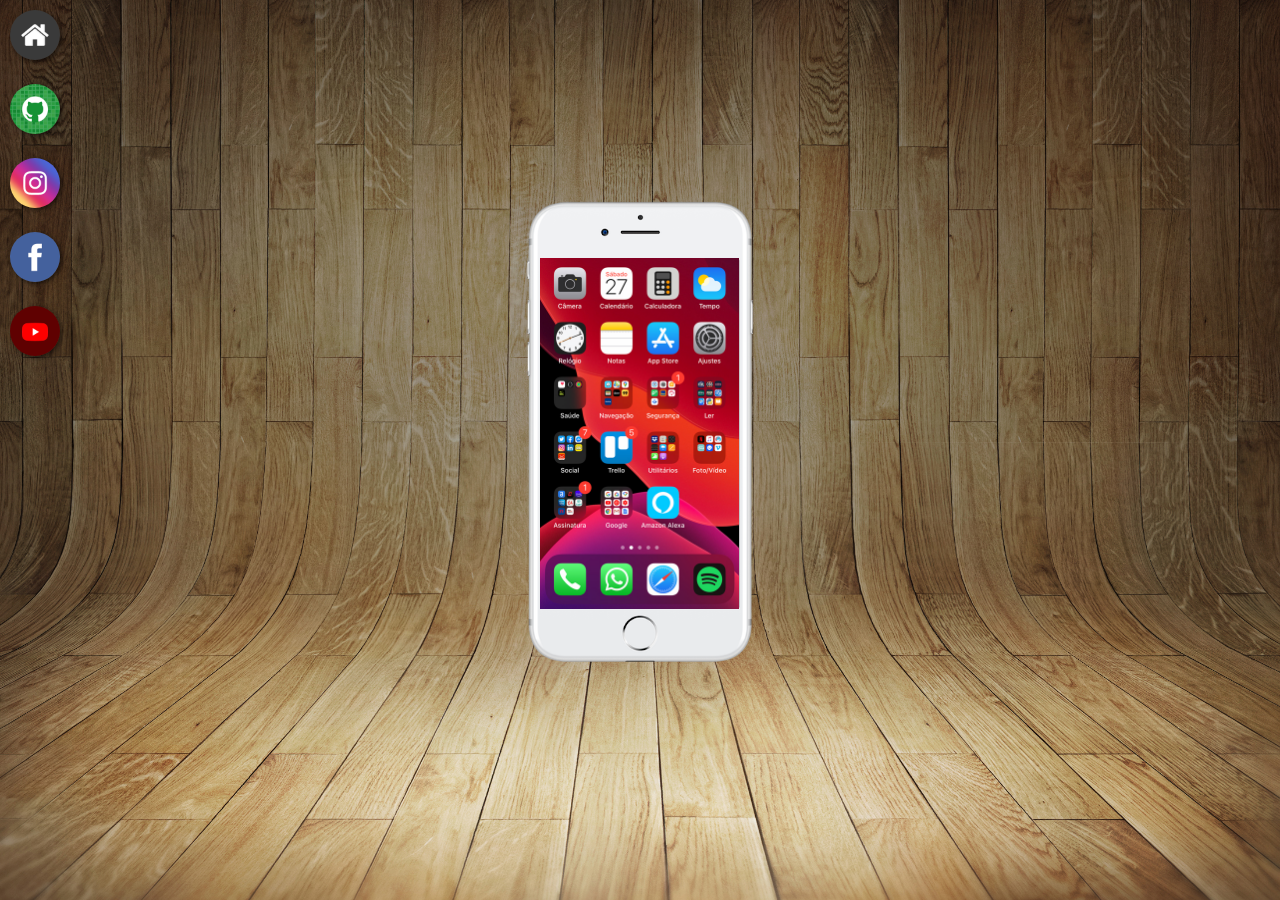
<file: index.html>
<!DOCTYPE html>
<html lang="pt-br">
<head>
    <meta charset="UTF-8">
    <meta name="viewport" content="width=device-width, initial-scale=1.0">
    <title>Projeto Social</title>
    <link rel="shortcut icon" href="icone.ico" type="image/x-icon">
    <link rel="stylesheet" href="estilos/style.css">

</head>
<body>

    <main>
        <section id="telefone">
            <iframe src="home.html" name="tela" id="tela" frameborder="0"> Seu navegador não é compatível com isso!</iframe>
           
        </section>

        <section id="redes-sociais">

            <a href="home.html" target="tela"><img src="imagens/logo-home.jpg" alt="logo-home"></a><br>
            <a href="github.html" target="tela"><img src="imagens/logo-github.jpg" alt="logo-github"></a><br>
            <a href="instagram.html" target="tela"><img src="imagens/logo-instagram.jpg" alt="logo-insta"></a><br>
            <a href="facebook.html" target="tela"><img src="imagens/logo-facebook.jpg" alt="logo-fb"></a><br>
            <a href="youtube.html" target="tela"><img src="imagens/logo-youtube.jpg" alt="logo-yt"></a><br>

        </section>
    </main>
    
</body>
</html>
</file>
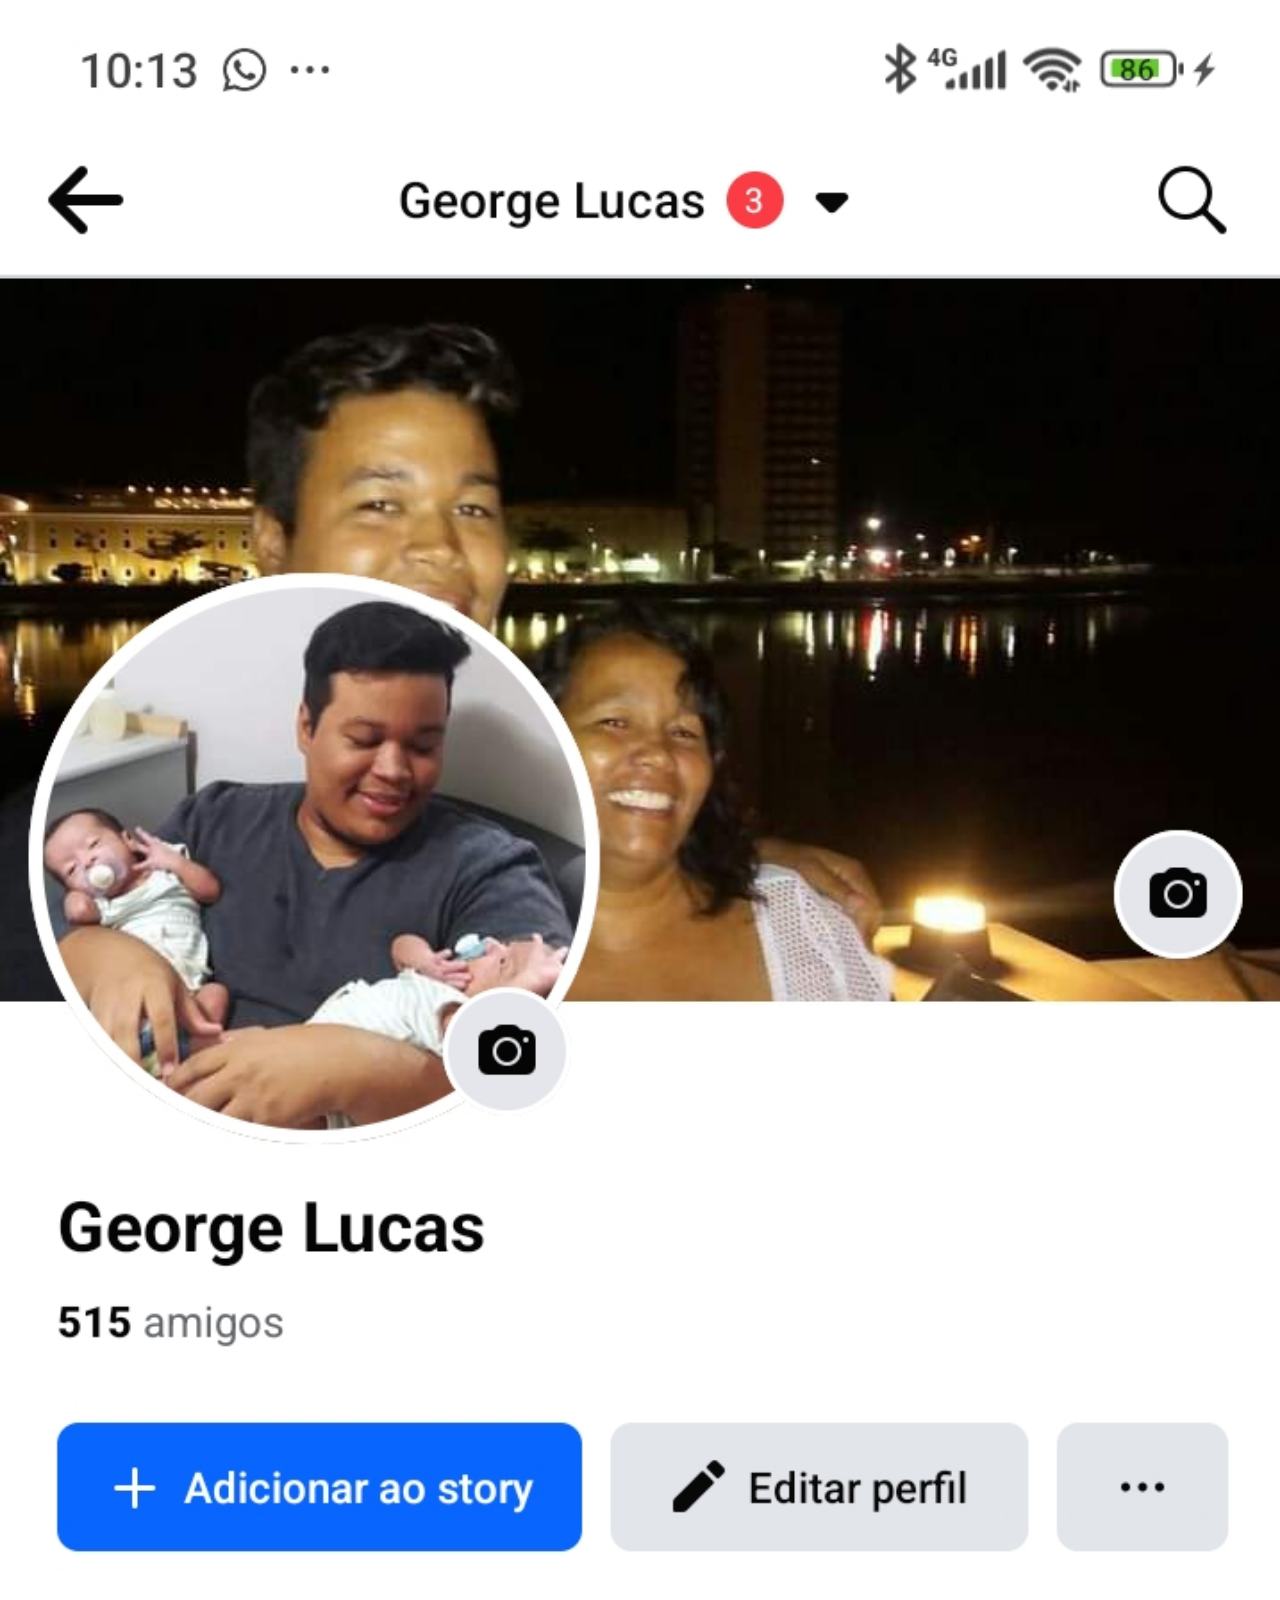
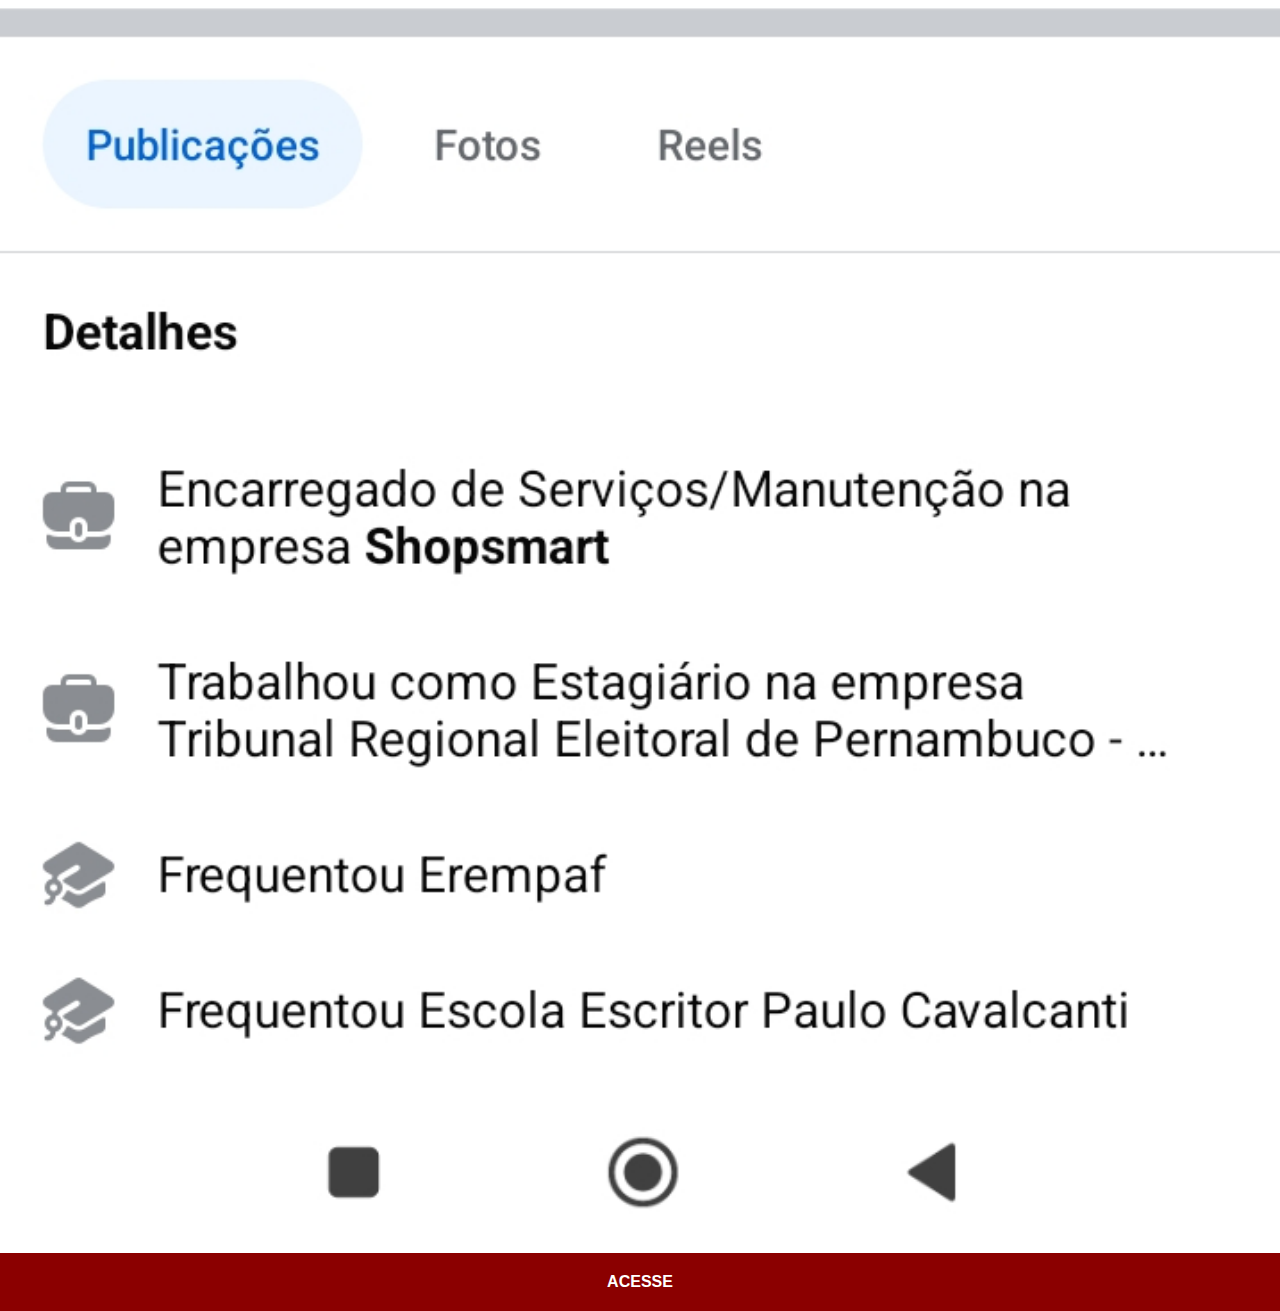
<file: facebook.html>
<!DOCTYPE html>
<html lang="pt-br">
<head>
    <meta charset="UTF-8">
    <meta name="viewport" content="width=device-width, initial-scale=1.0">
    <title>Facebook</title>

    <link rel="stylesheet" href="estilos/social.css">
</head>
<body>

    <img src="imagens/tela-facebook.jpg" alt="Facebook">
    <a href="https://www.facebook.com/share/GixVwjDEB8jmYrU2/?mibextid=qi2Omg" target="_blank">ACESSE</a>
    
</body>
</html>
</file>
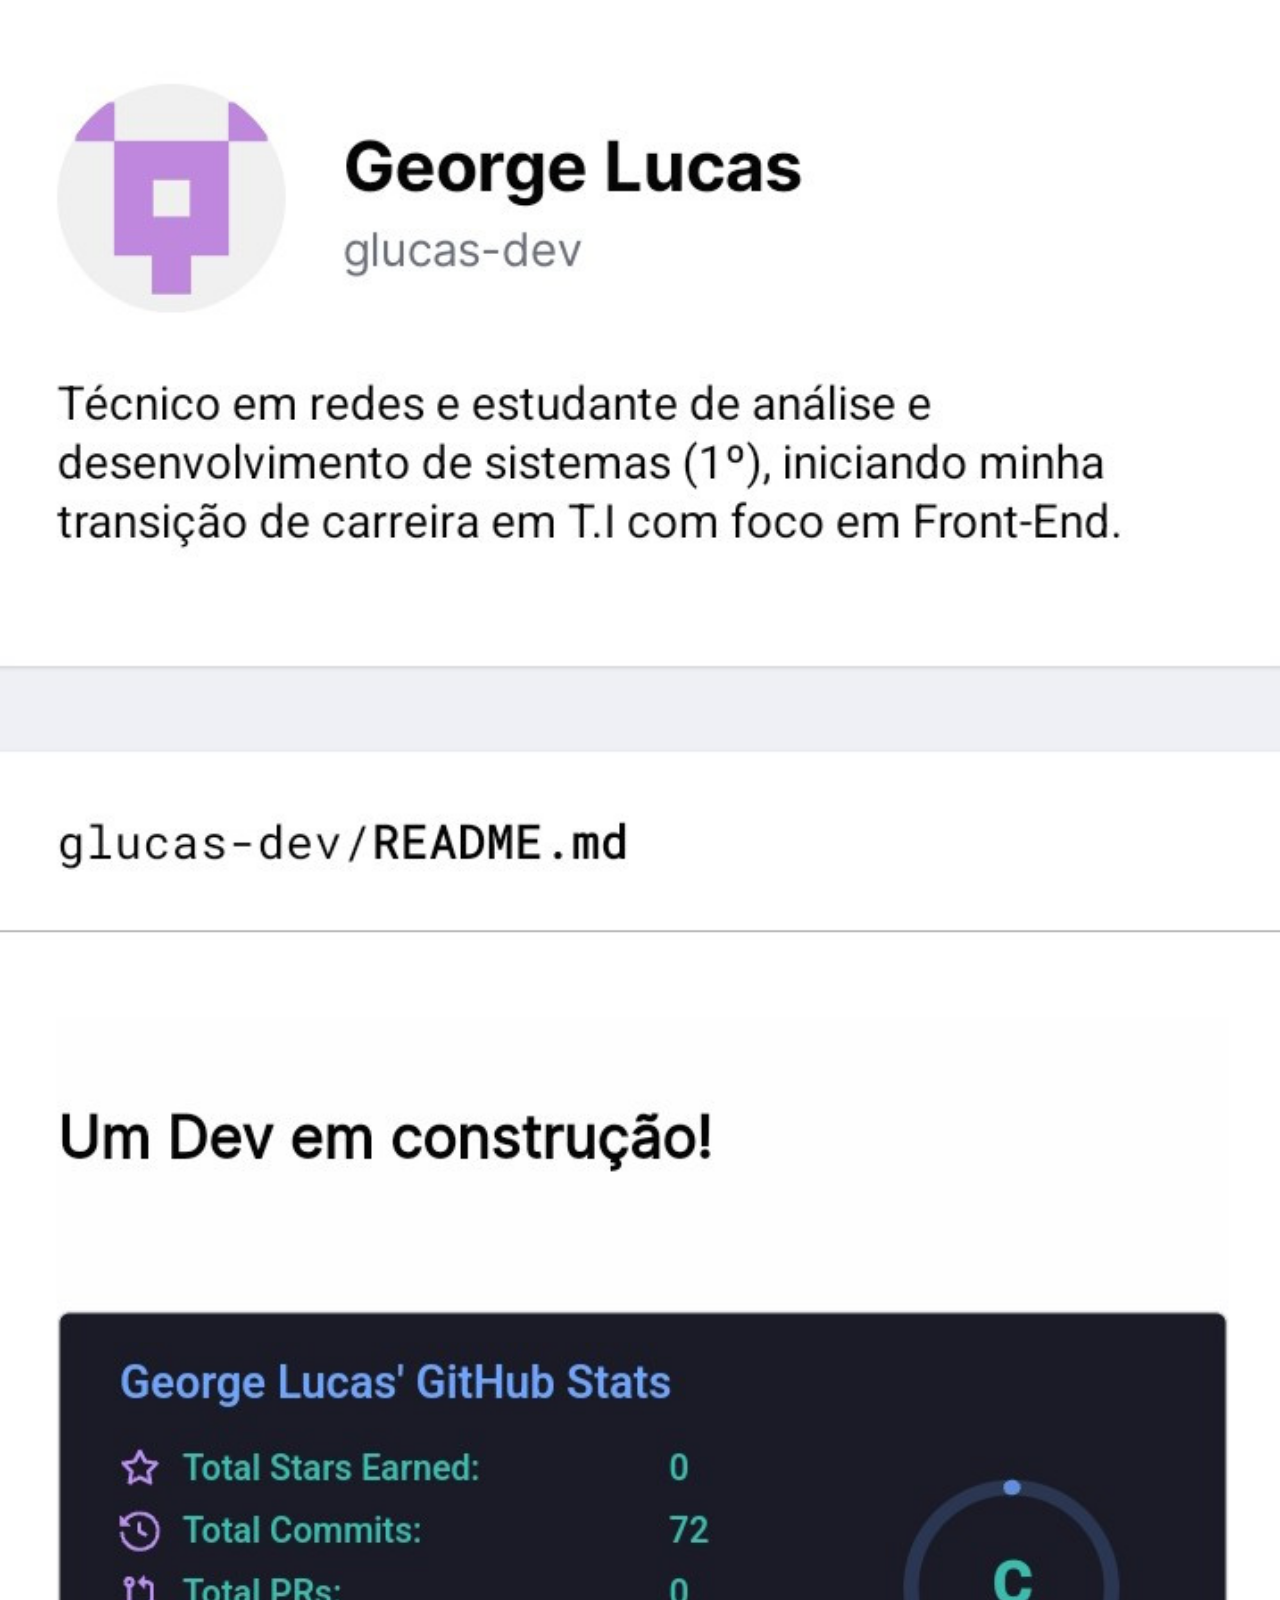
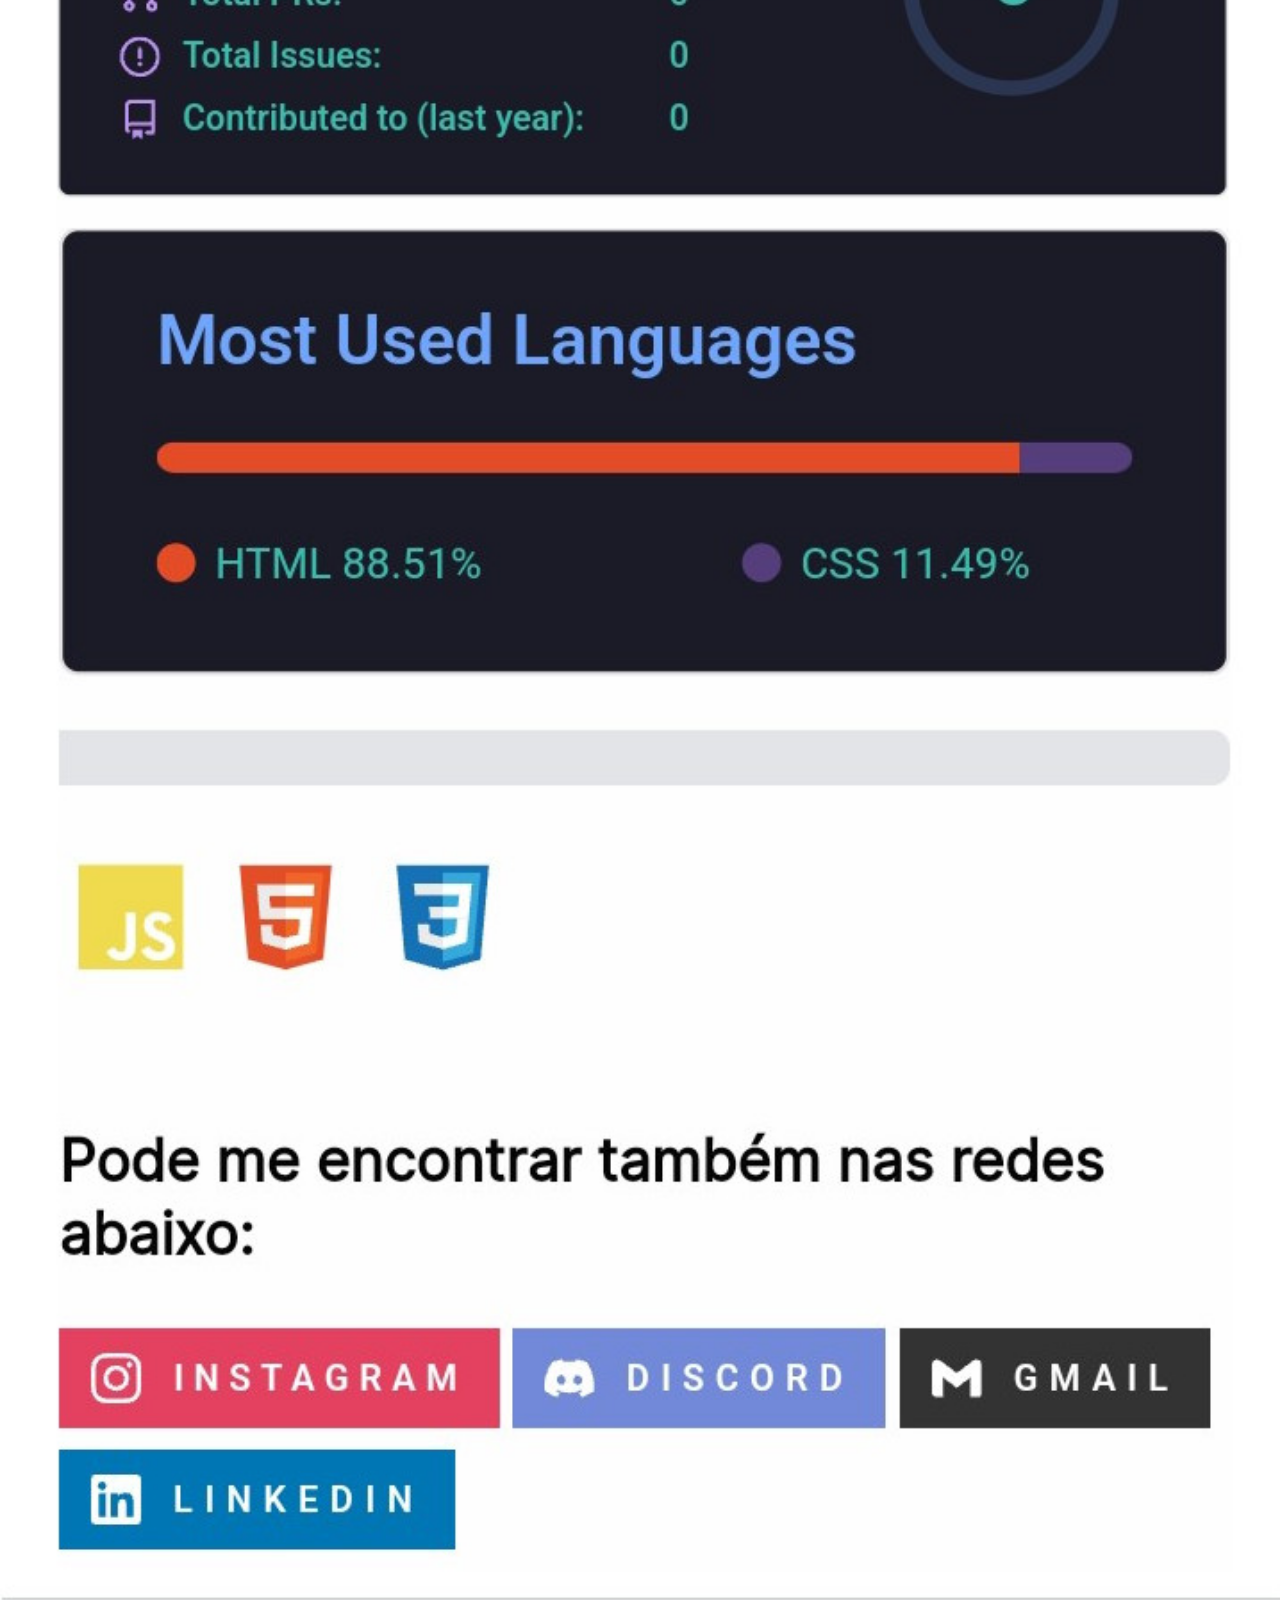
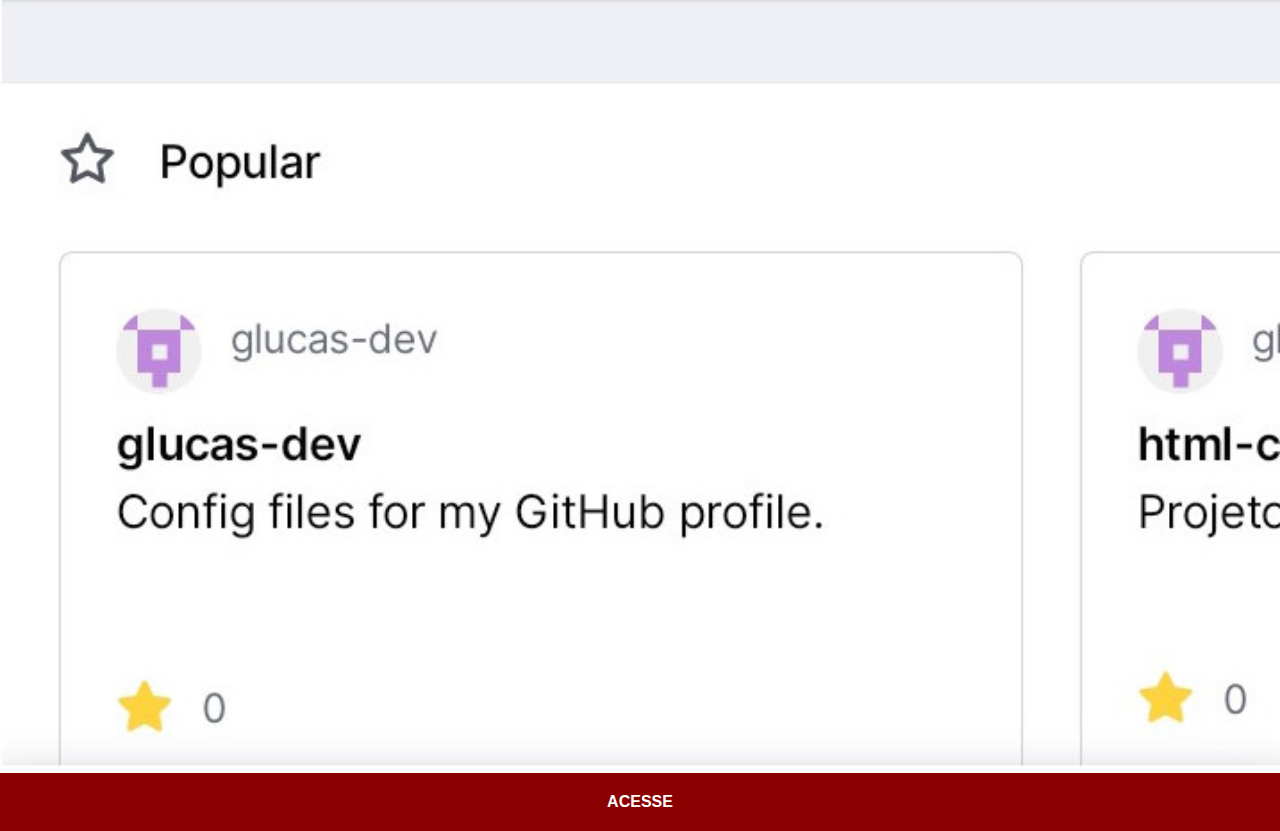
<file: github.html>
<!DOCTYPE html>
<html lang="pt-br">
<head>
    <meta charset="UTF-8">
    <meta name="viewport" content="width=device-width, initial-scale=1.0">
    <title>GitHub</title>
    <link rel="stylesheet" href="estilos/social.css">
</head>
<body>

    <img src="imagens/tela-github.jpg" alt="GitHub">
    <a href="https://github.com/glucas-dev/" target="_blank">ACESSE</a>
    
</body>
</html>
</file>
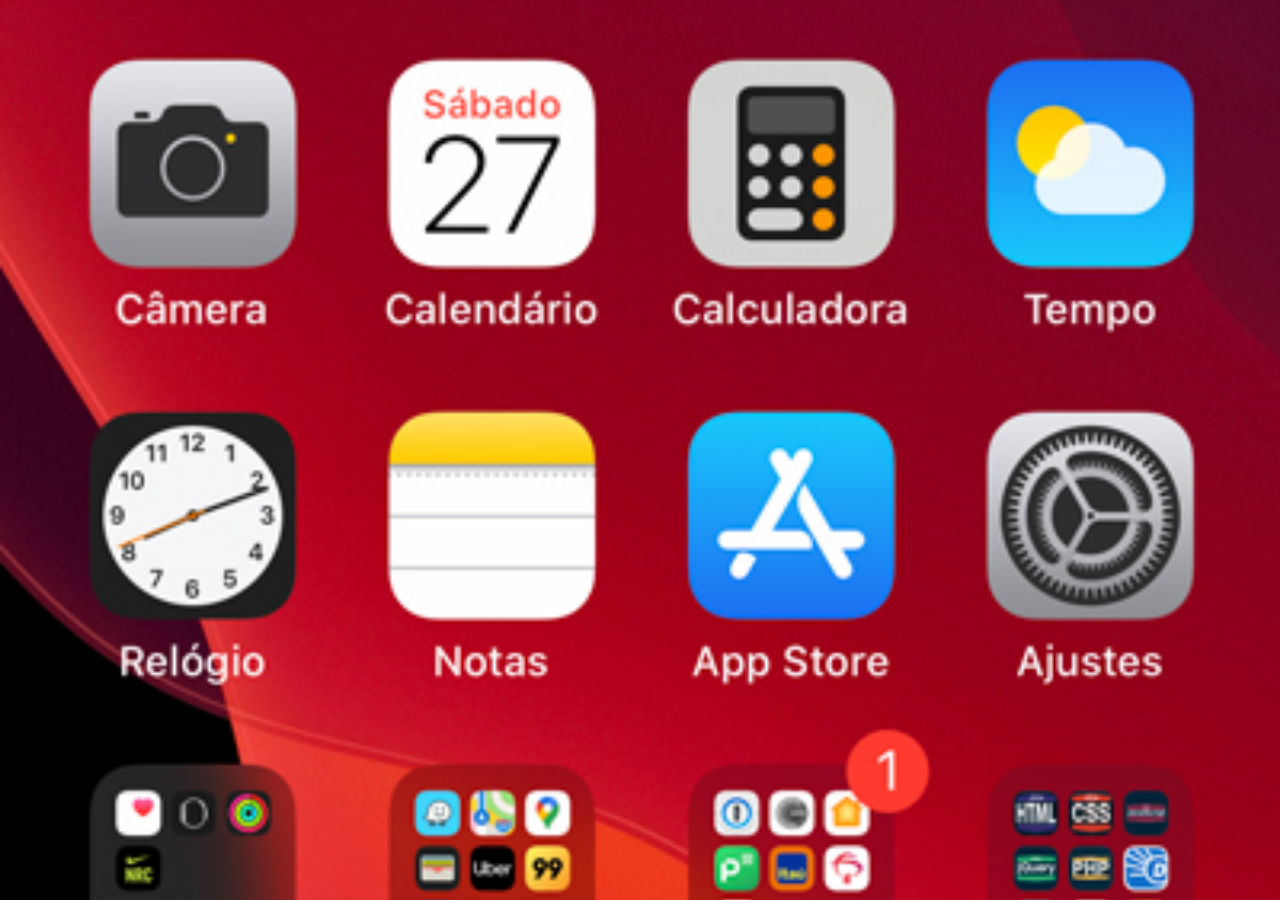
<file: home.html>
<!DOCTYPE html>
<html lang="pt-br">
<head>
    <meta charset="UTF-8">
    <meta name="viewport" content="width=device-width, initial-scale=1.0">
    <title>Home</title>
</head>

<style>
    * {
        margin: 0px;
        padding: 0px;
    }

    body {
        width: 100vw;
        height: 100vh;
        background-color: black;
        background-image: url(imagens/tela-home.jpg);
        background-repeat: no-repeat;
        background-position: top center;
        background-size: cover;
    }
</style>

<body>

    
</body>
</html>
</file>
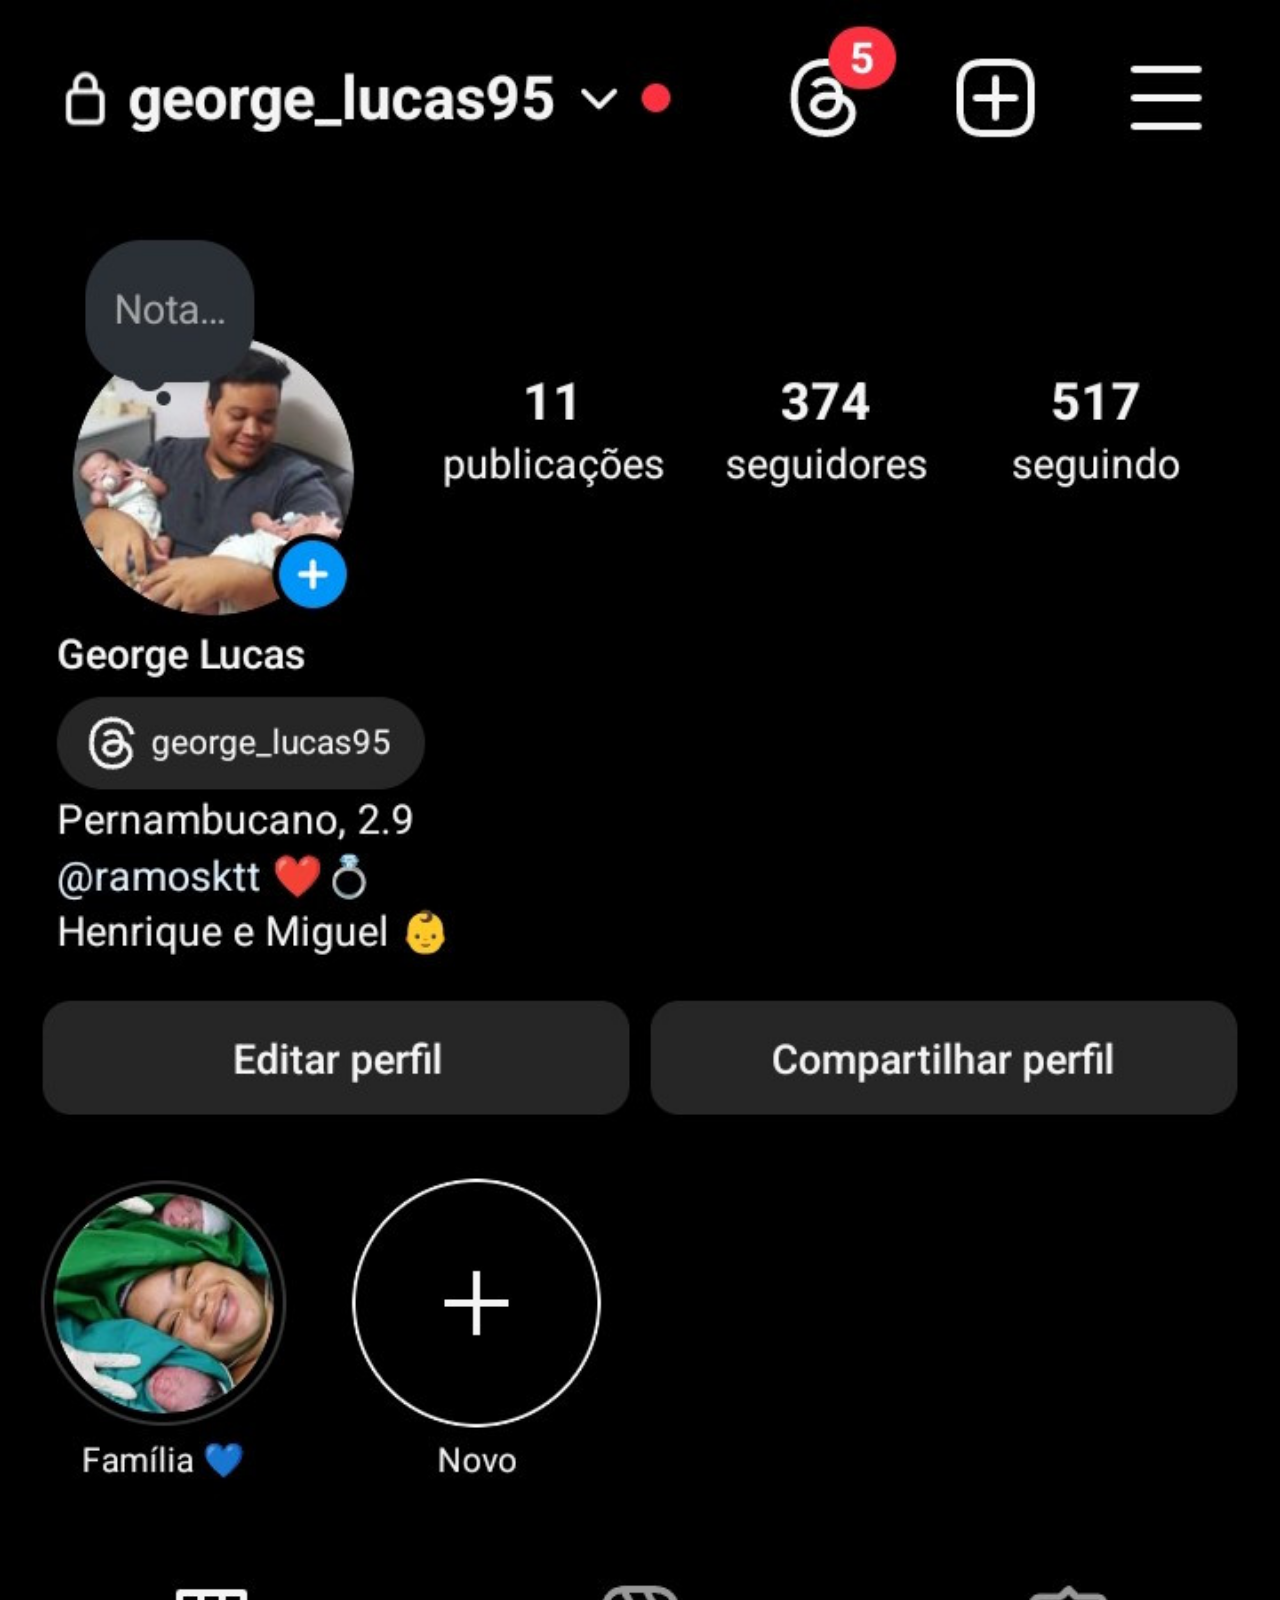
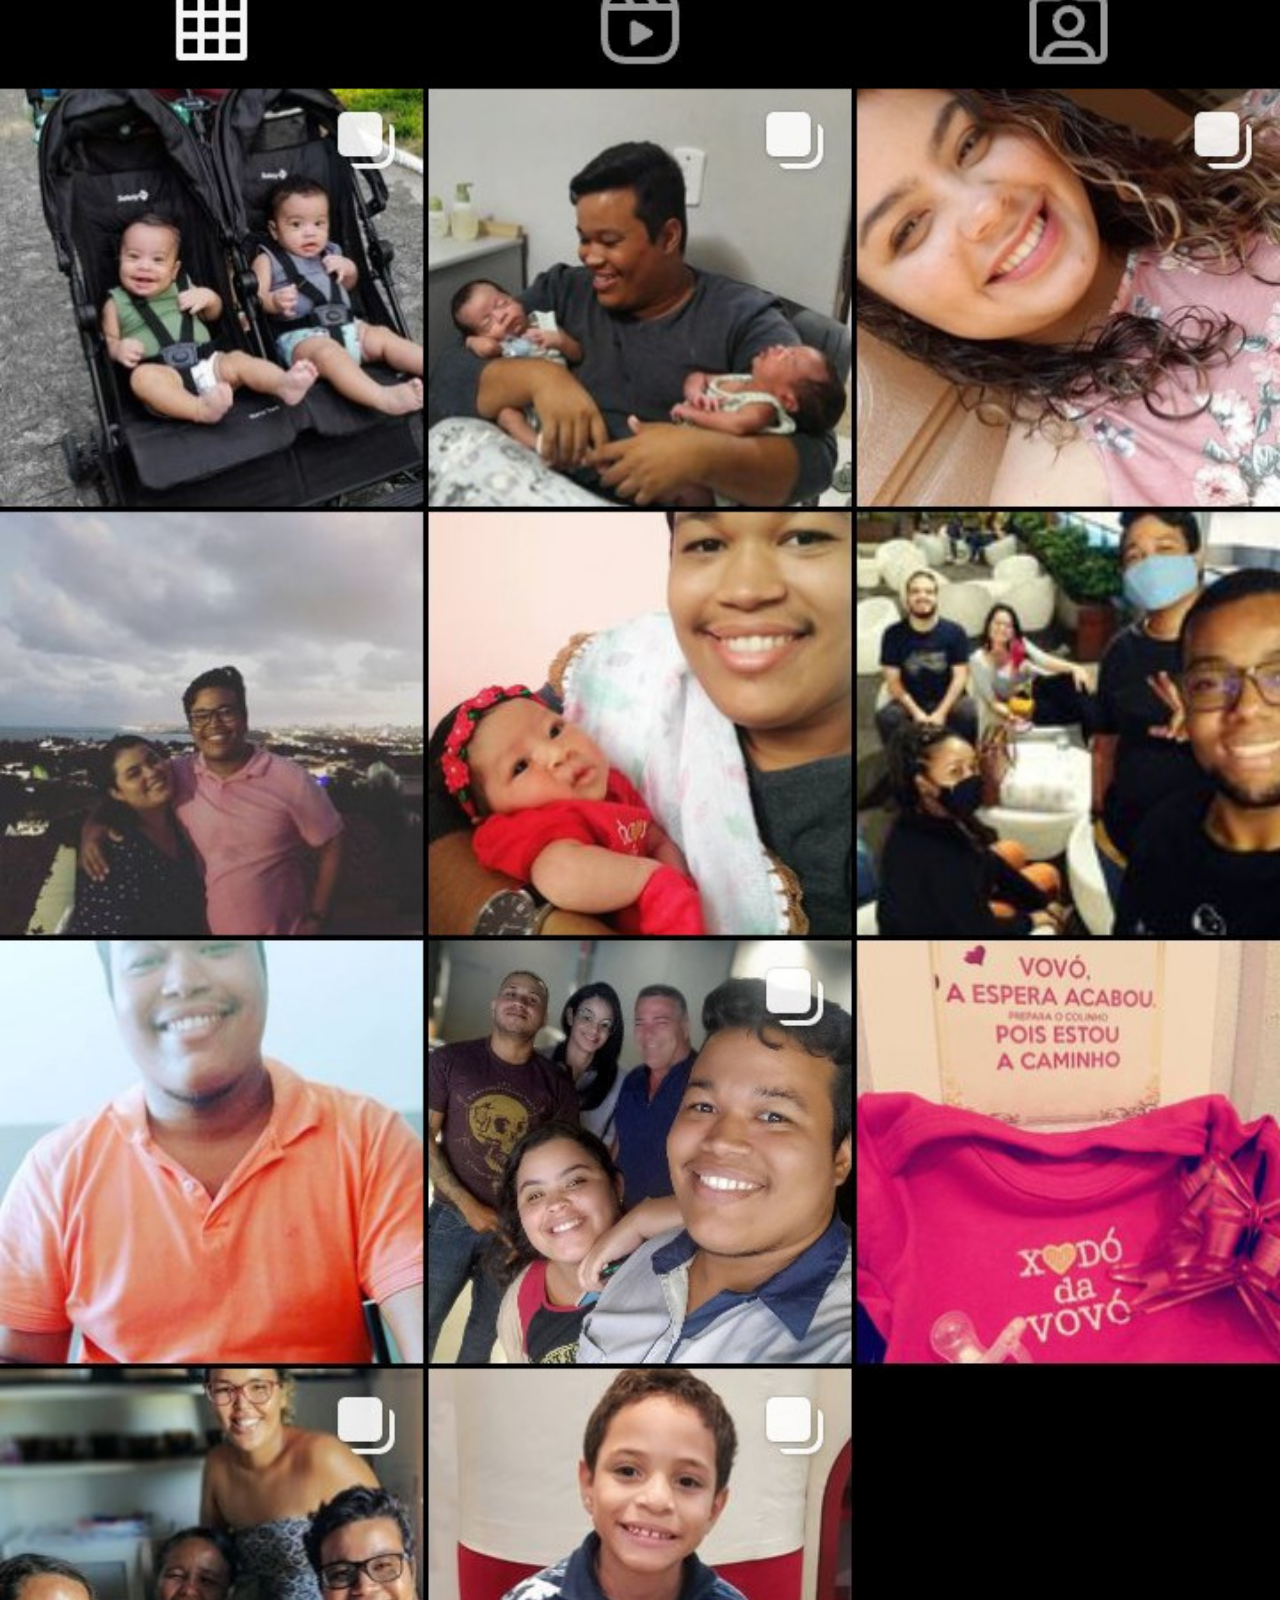
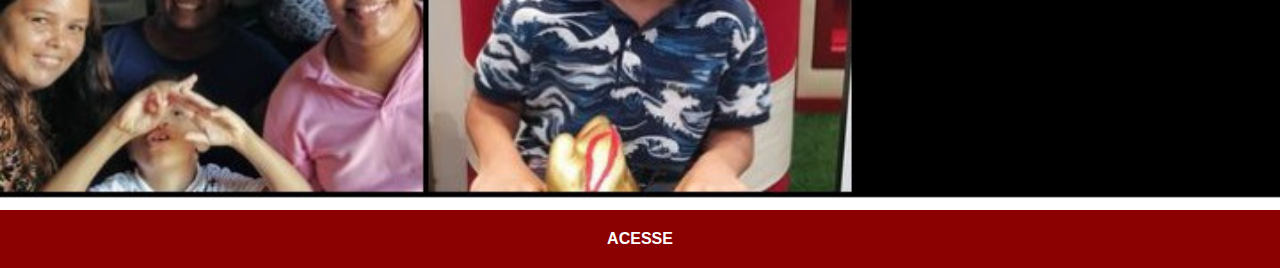
<file: instagram.html>
<!DOCTYPE html>
<html lang="pt-br">
<head>
    <meta charset="UTF-8">
    <meta name="viewport" content="width=device-width, initial-scale=1.0">
    <title>Instagram</title>

    <link rel="stylesheet" href="estilos/social.css">
</head>
<body>

    <img src="imagens/tela-instagram.jpg" alt="Instagram">
    <a href="https://www.instagram.com/george_lucas95" target="_blank">ACESSE</a>
    
</body>
</html>
</file>
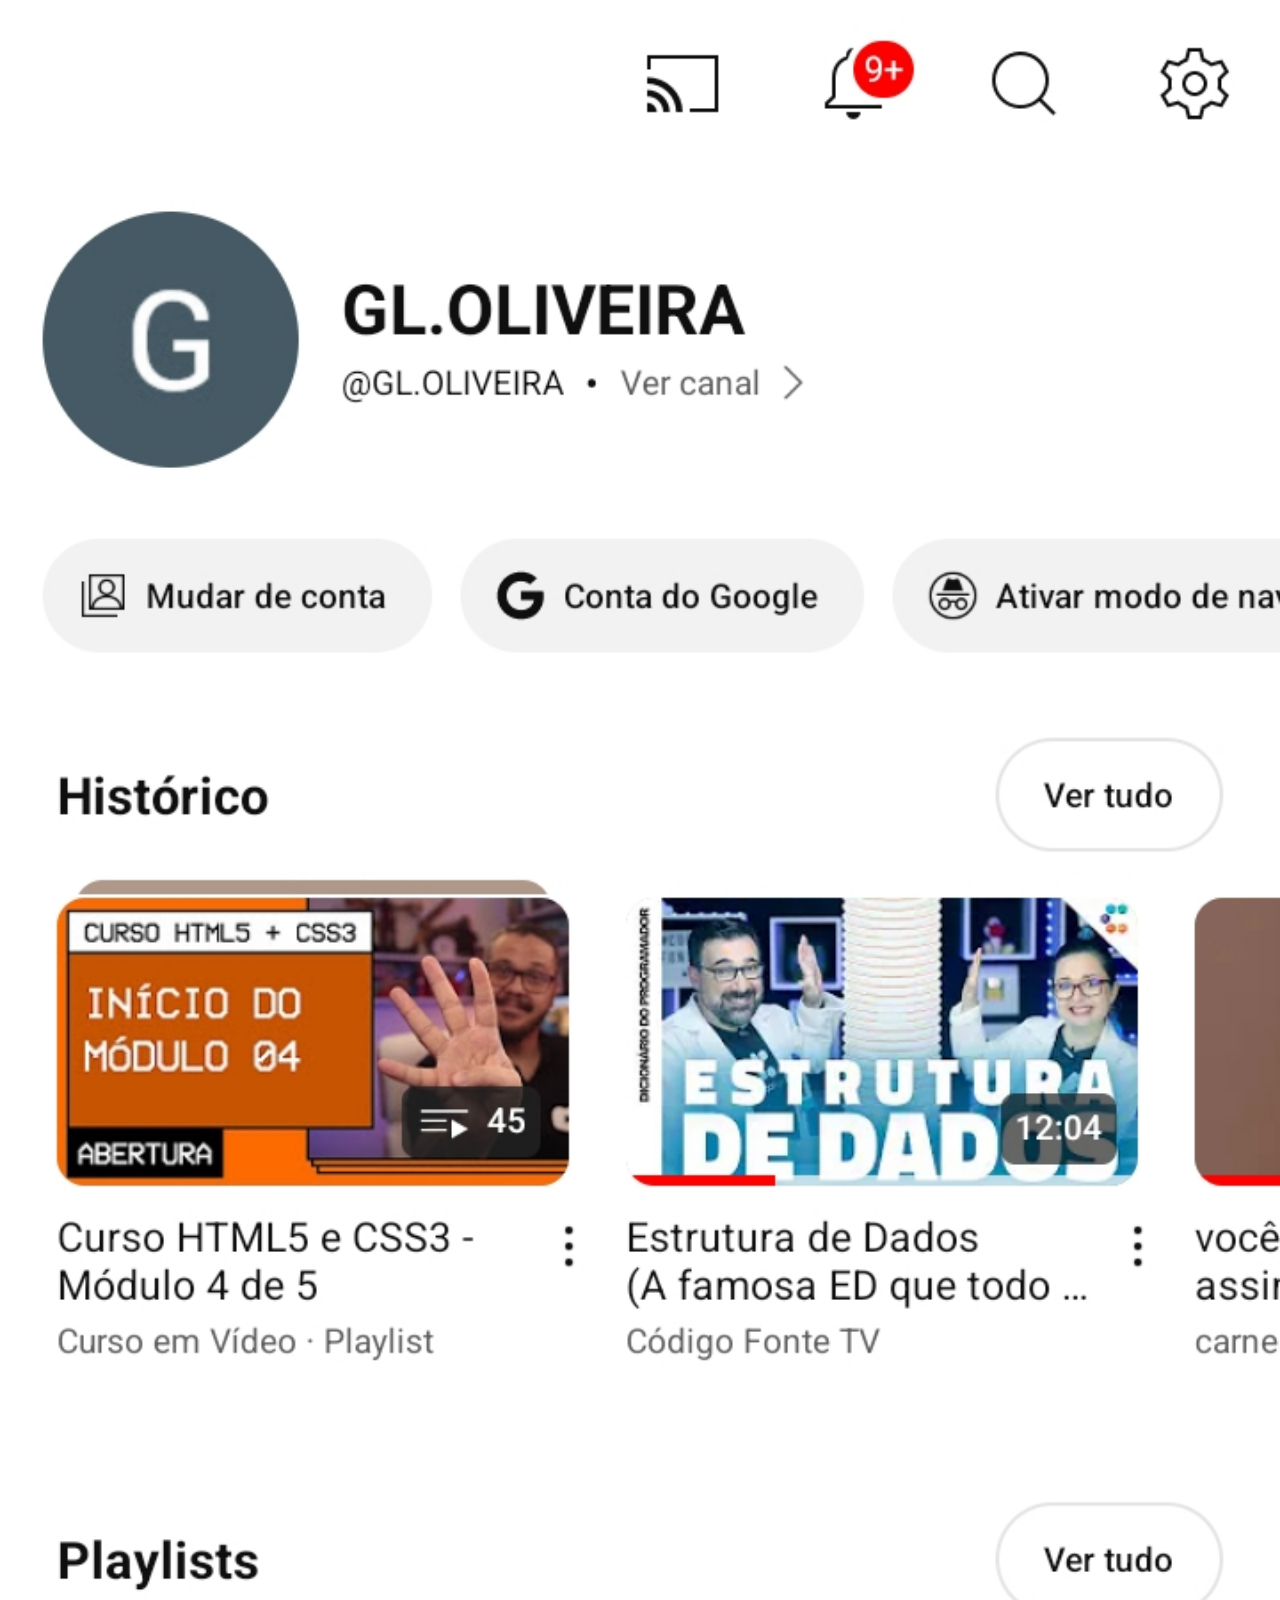
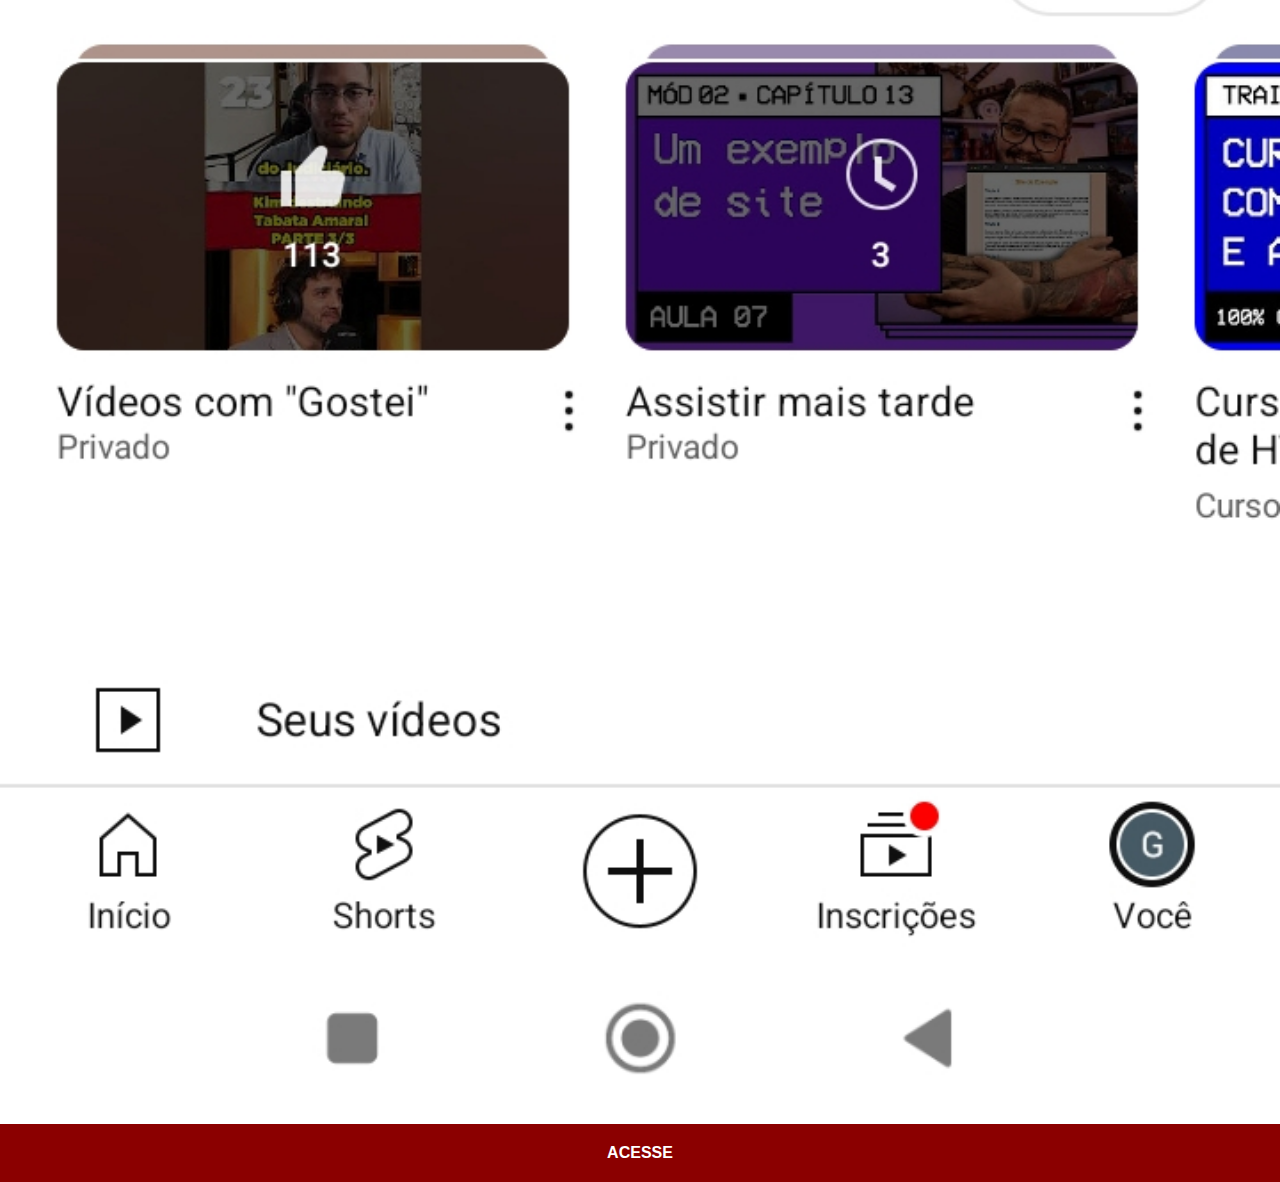
<file: youtube.html>
<!DOCTYPE html>
<html lang="pt-br">
<head>
    <meta charset="UTF-8">
    <meta name="viewport" content="width=device-width, initial-scale=1.0">
    <title>Youtube</title>
    <link rel="stylesheet" href="estilos/social.css">

</head>
<body>

    <img src="imagens/tela-youtube.jpg" alt="YouTube">
    <a href="https://www.youtube.com/@GL.OLIVEIRA" target="_blank">ACESSE</a>
    
</body>
</html>
</file>
<file: estilos/style.css>
@charset "UTF-8";

* {
    margin: 0px;
    padding: 0px;
    font-family: Arial, Helvetica, sans-serif;
}

html, body {
    width: 100vw;
    height: 100vh;
}

body {
    background-image: url(../imagens/fundo-madeira.jpg);
    background-position: no-repeat;
    background-position: top center;
    background-size: cover;
    background-attachment: fixed;
}

main {
    position: relative;
    height: 100vh;
}

section#telefone {
    position: absolute;
    top: 50%;
    left: 50%;
    transform: translate(-50%, -50%);
    height: 500px;
    width: 230px;
    background-image: url(../imagens/frame-iphone.png);
    background-repeat: no-repeat;
    background-size: contain;
}

iframe#tela {
    position: relative;
    top: 58px;
    left: 15px;
    width: 199px;
    height: 351px;
}

section#redes-sociais {
    text-align: left;
}

section#redes-sociais img {
    width: 50px;
    margin: 10px;
    border-radius: 50%;
    box-shadow: 2px 2px 5px rgba(0, 0, 0, 0.564);
    box-sizing: border-box;

}

section#redes-sociais img:hover {
    border: 2px solid rgba(255, 255, 255, 0.623);
    transform: translate(10px, 3px);
    box-shadow: 5px 5px 10px rgba(0, 0, 0, 0.726);
    transition: transform 0.3s, 0.1s;
}
</file>
<file: estilos/social.css>
@charset "UTF-8";

* {
    margin: 0px;
    padding: 0px;
    font-family: Arial, Helvetica, sans-serif;
}

::-webkit-scrollbar {
    width: 0px;
    height: 0px;
}

img {
    width: 100vw;
}

a {
    display: block;
    background-color: darkred;
    color: white;
    padding: 20px;
    text-align: center;
    font-weight: bolder;
    text-decoration: none;
}

a:hover {
    background-color: red;
}
</file>
